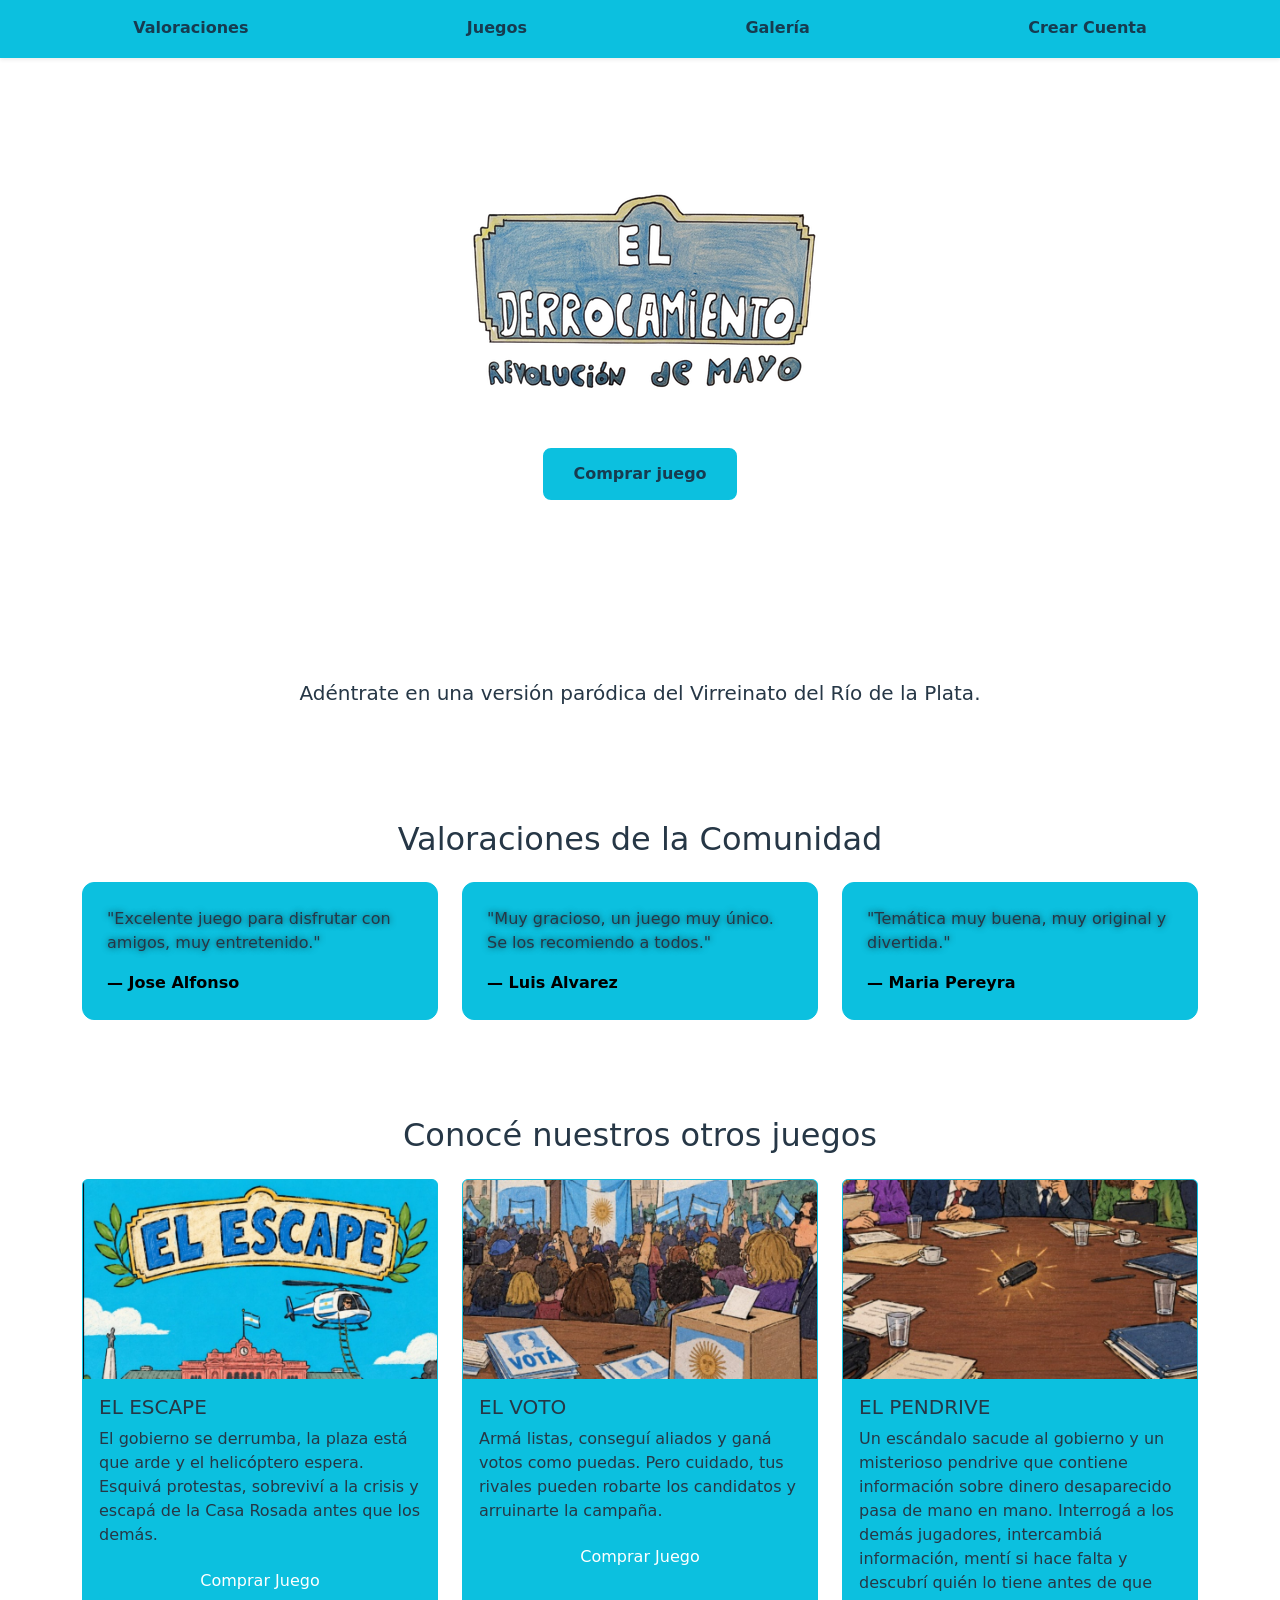
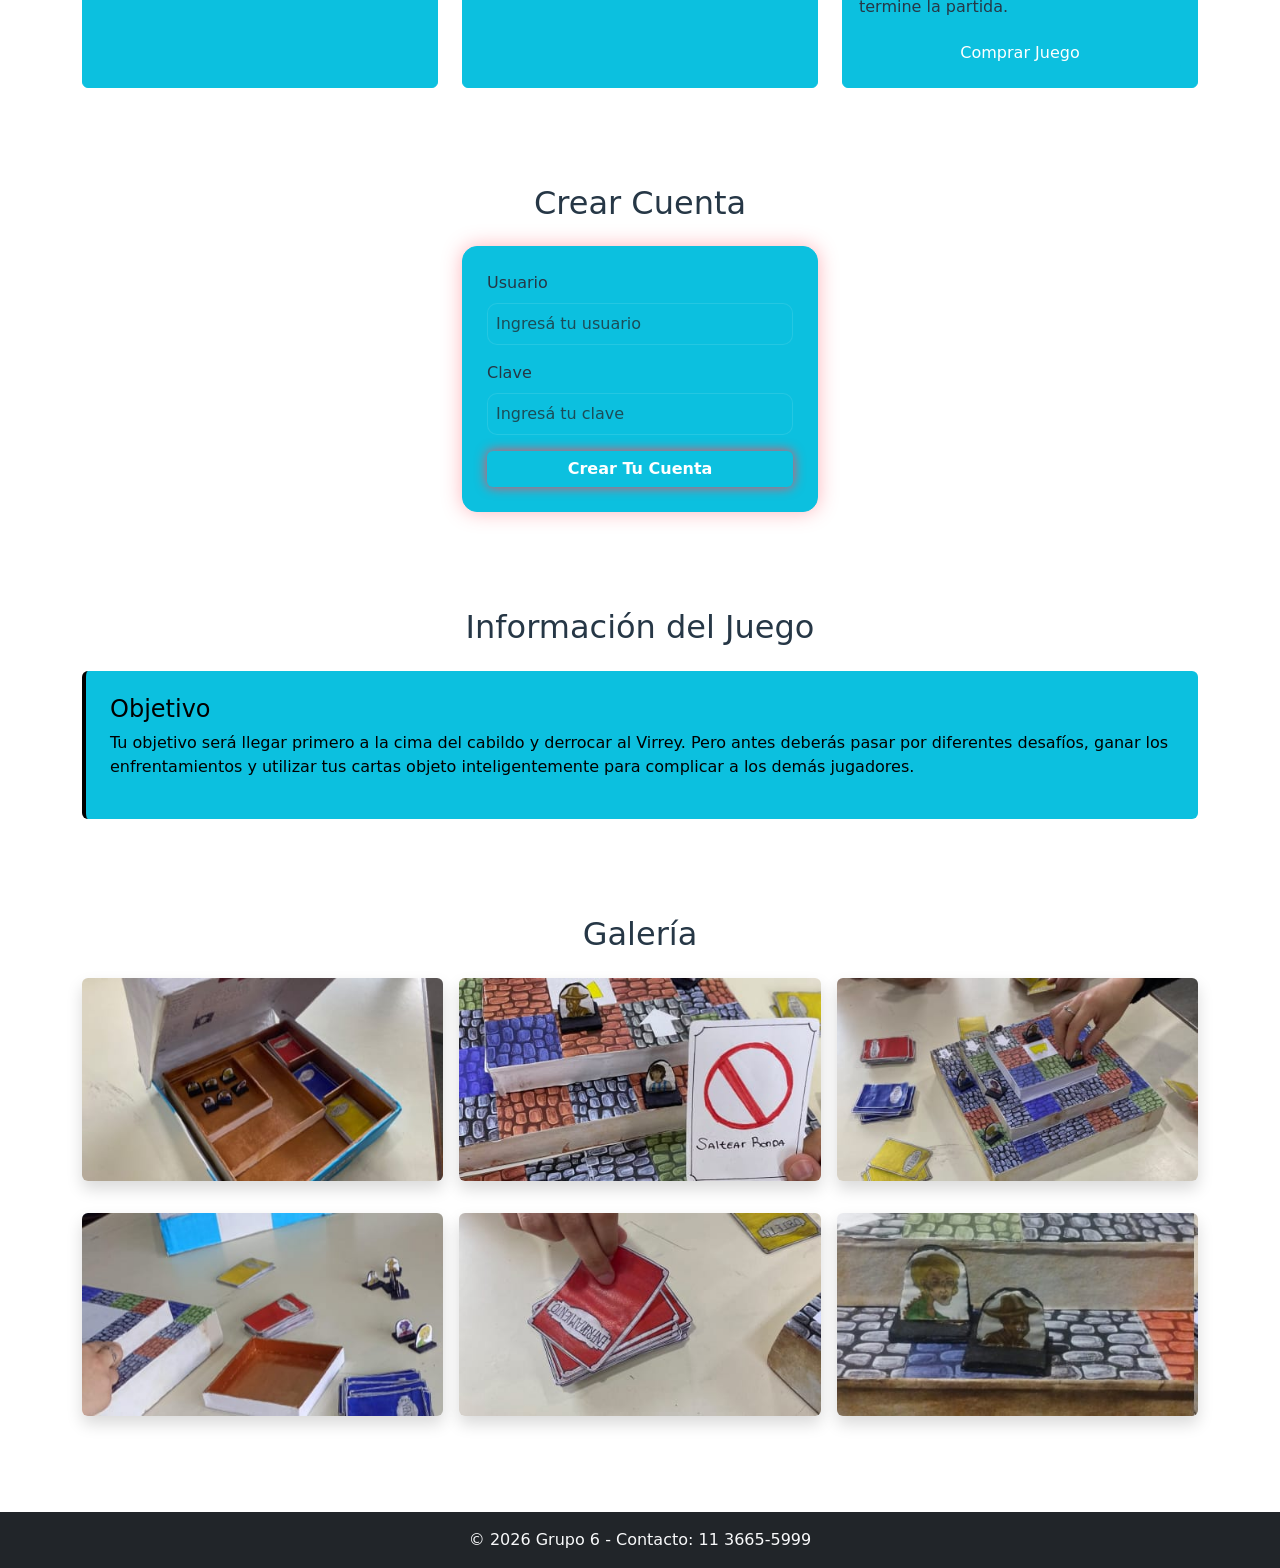
<file: index.html>
<!doctype html>
<html lang="es">
<head>
  <meta charset="utf-8" />
  <meta name="viewport" content="width=device-width, initial-scale=1" />
  <title>GameHub Solidario — Valorant</title>
  <link href="https://cdn.jsdelivr.net/npm/bootstrap@5.3.3/dist/css/bootstrap.min.css" rel="stylesheet">
  <link href="https://cdn.jsdelivr.net/npm/aos@3.0.0-beta.6/dist/aos.css" rel="stylesheet">
  <link rel="stylesheet" href="css/style.css">
  <script defer src="js/script.js"></script>
</head>
<body>

<nav class="navbar navbar-expand-lg shadow-sm fixed-top" data-aos="fade-down">
  <div class="container-fluid px-4">

    <button class="navbar-toggler" type="button"
      data-bs-toggle="collapse" data-bs-target="#navMenu"
      aria-controls="navMenu" aria-expanded="false"
      aria-label="Abrir menú">
      <span class="navbar-toggler-icon"></span>
    </button>

    <div class="collapse navbar-collapse" id="navMenu">
      <ul class="navbar-nav w-100 d-flex justify-content-around align-items-center">
        <li class="nav-item">
          <a class="nav-link" href="#testimonios">Valoraciones</a>
        </li>
        <li class="nav-item">
          <a class="nav-link" href="#torneos">Juegos</a>
        </li>
        <li class="nav-item">
          <a class="nav-link" href="#galeria">Galería</a>
        </li>
        <li class="nav-item">
          <a class="nav-link" href="#login">Crear Cuenta</a>
        </li>
      </ul>
    </div>

  </div>
</nav>

<header class="hero d-flex align-items-center justify-content-center"
        data-aos="zoom-in">
  <div class="hero-content text-center">
    <img
      src="imagenes/logo-derrocamiento.png"
      alt="El Derrocamiento - Revolución de Mayo"
      class="logo-portada img-fluid"
    >
    <div class="mt-4">
      <a href="quierocolaborar.html" class="btn btn-derrocamiento">
        Comprar juego
      </a>
    </div>
  </div>
</header>
  <section class="container py-5">
    <p class="fs-5 text-center">
Adéntrate en una versión paródica del Virreinato del Río de la Plata.
    </p>
  </section>
  <section class="container py-5" id="testimonios">
    <h2 class="mb-4 text-center">Valoraciones de la Comunidad</h2>
    <div class="row g-4">
      <div class="col-md-4" data-aos="fade-right">
        <div class="testimonio-card">
          <p>"Excelente juego para disfrutar con amigos, muy entretenido."</p>
        <span class="fw-bold">— Jose Alfonso</span>
        </div>
      </div>
      <div class="col-md-4" data-aos="fade-up">
        <div class="testimonio-card">
          <p>"Muy gracioso, un juego muy único. Se los recomiendo a todos."</p>
          <span class="fw-bold">— Luis Alvarez</span>
        </div>
      </div>
      <div class="col-md-4" data-aos="fade-left">
        <div class="testimonio-card">
          <p>"Temática muy buena, muy original y divertida."</p>
          <span class="fw-bold">— Maria Pereyra</span>
        </div>
      </div>
    </div>
  </section>
  <section class="container py-5" id="torneos">
    <h2 class="mb-4 text-center">Conocé nuestros otros juegos</h2>
    <div class="row g-4">
      <div class="col-md-4" data-aos="fade-right">
        <div class="card bg-dark text-light h-100">
          <img src="imagenes/foto1.jpeg" class="card-img-top" alt="Valorant Cup">
          <div class="card-body">
            <h5 class="card-title">EL ESCAPE</h5>
            <p class="card-text">El gobierno se derrumba, la plaza está que arde y el helicóptero espera. Esquivá protestas, sobreviví a la crisis y escapá de la Casa Rosada antes que los demás.ㅤㅤㅤㅤㅤㅤㅤㅤㅤㅤㅤㅤㅤㅤㅤㅤㅤㅤㅤㅤㅤㅤㅤㅤㅤㅤㅤㅤㅤㅤㅤㅤㅤㅤㅤㅤㅤㅤㅤㅤㅤㅤㅤㅤㅤㅤㅤㅤㅤㅤㅤㅤㅤㅤㅤㅤㅤ</p>
            <a href="quierocolaborar.html" class="btn btn-danger w-100">Comprar Juego</a>
          </div>
        </div>
      </div>
      <div class="col-md-4" data-aos="fade-up">
        <div class="card bg-dark text-light h-100">
          <img src="imagenes/foto2.jpeg" class="card-img-top" alt="Valorant Friendly">
          <div class="card-body">
            <h5 class="card-title">EL VOTO</h5>
            <p class="card-text">Armá listas, conseguí aliados y ganá votos como puedas. Pero cuidado, tus rivales pueden robarte los candidatos y arruinarte la campaña.ㅤㅤㅤㅤㅤㅤㅤㅤㅤㅤㅤㅤㅤㅤㅤㅤㅤㅤㅤㅤㅤㅤㅤㅤㅤㅤㅤㅤㅤㅤㅤㅤㅤㅤㅤㅤㅤㅤㅤㅤㅤㅤㅤㅤㅤㅤㅤㅤㅤㅤㅤㅤㅤㅤㅤㅤㅤㅤㅤㅤㅤㅤㅤㅤㅤㅤㅤㅤㅤㅤㅤ</p>
            <a href="quierocolaborar.html" class="btn btn-danger w-100">Comprar Juego</a>
          </div>
        </div>
      </div>
      <div class="col-md-4" data-aos="fade-left">
        <div class="card bg-dark text-light h-100">
          <img src="imagenes/foto3.jpeg" class="card-img-top" alt="Valorant Charity Cup">
          <div class="card-body">
            <h5 class="card-title">EL PENDRIVE</h5>
            <p class="card-text">Un escándalo sacude al gobierno y un misterioso pendrive que contiene información sobre dinero desaparecido pasa de mano en mano. Interrogá a los demás jugadores, intercambiá información, mentí si hace falta y descubrí quién lo tiene antes de que termine la partida.</p>
            <a href="quierocolaborar.html" class="btn btn-danger w-100">Comprar Juego</a>
          </div>
        </div>
      </div>
    </div>
  </section>
  <section class="container py-5" id="login">
    <h2 class="mb-4 text-center">Crear Cuenta</h2>
    <div class="row justify-content-center">
      <div class="col-md-4">
        <form class="card p-4 bg-dark" onsubmit="loginAdmin(); return false;">
          <label class="form-label">Usuario</label>
          <input type="text" id="userInput" class="form-control mb-3" placeholder="Ingresá tu usuario">
          <label class="form-label">Clave</label>
          <input type="password" id="passInput" class="form-control mb-3" placeholder="Ingresá tu clave">
          <p id="loginMsg" class="text-danger fw-bold d-none">Usuario incorrecto</p>
          <button class="btn btn-danger w-100">Crear Tu Cuenta</button>
        </form>
      </div>
    </div>
  </section>

<section class="container py-5">
  <h2 class="mb-4 text-center">Información del Juego</h2>

  <div class="p-4 rounded"
       style="background-color: #0cc0df; color: black; border-left: 4px solid black;">
    <h4 style="color: black;">Objetivo</h4>
    <p>
      Tu objetivo será llegar primero a la cima del cabildo y derrocar al Virrey.
      Pero antes deberás pasar por diferentes desafíos, ganar los enfrentamientos
      y utilizar tus cartas objeto inteligentemente para complicar a los demás jugadores.
    </p>
</section>

  <section class="container py-5 text-center" id="galeria">
    <h2 class="mb-4">Galería</h2>
    <div class="row g-3">
      <div class="col-md-4" data-aos="zoom-in"><img src="imagenes/Juego1.jpeg" class="img-fluid rounded shadow"></div>
      <div class="col-md-4" data-aos="zoom-in"><img src="imagenes/Juego2.jpeg" class="img-fluid rounded shadow"></div>
      <div class="col-md-4" data-aos="zoom-in"><img src="imagenes/Juego3.jpeg" class="img-fluid rounded shadow"></div>
    </div>
    <div class="row g-3 mt-3">
      <div class="col-md-4" data-aos="zoom-in"><img src="imagenes/Juego4.jpeg" class="img-fluid rounded shadow"></div>
      <div class="col-md-4" data-aos="zoom-in"><img src="imagenes/Juego5.jpeg" class="img-fluid rounded shadow"></div>
      <div class="col-md-4" data-aos="zoom-in"><img src="imagenes/Juego6.jpeg" class="img-fluid rounded shadow"></div>
    </div>
  </section>
  <footer class="bg-dark text-light text-center p-3 mt-5">
    <p class="mb-0">© 2026 Grupo 6 - Contacto: 11 3665-5999</p>
  </footer>
  <script src="https://cdn.jsdelivr.net/npm/bootstrap@5.3.3/dist/js/bootstrap.bundle.min.js"></script>
  <script src="https://cdn.jsdelivr.net/npm/aos@3.0.0-beta.6/dist/aos.js"></script>
  <script>
    AOS.init({
      duration: 900,
      once: true
    });
  </script>
</body>
</html>
</file>
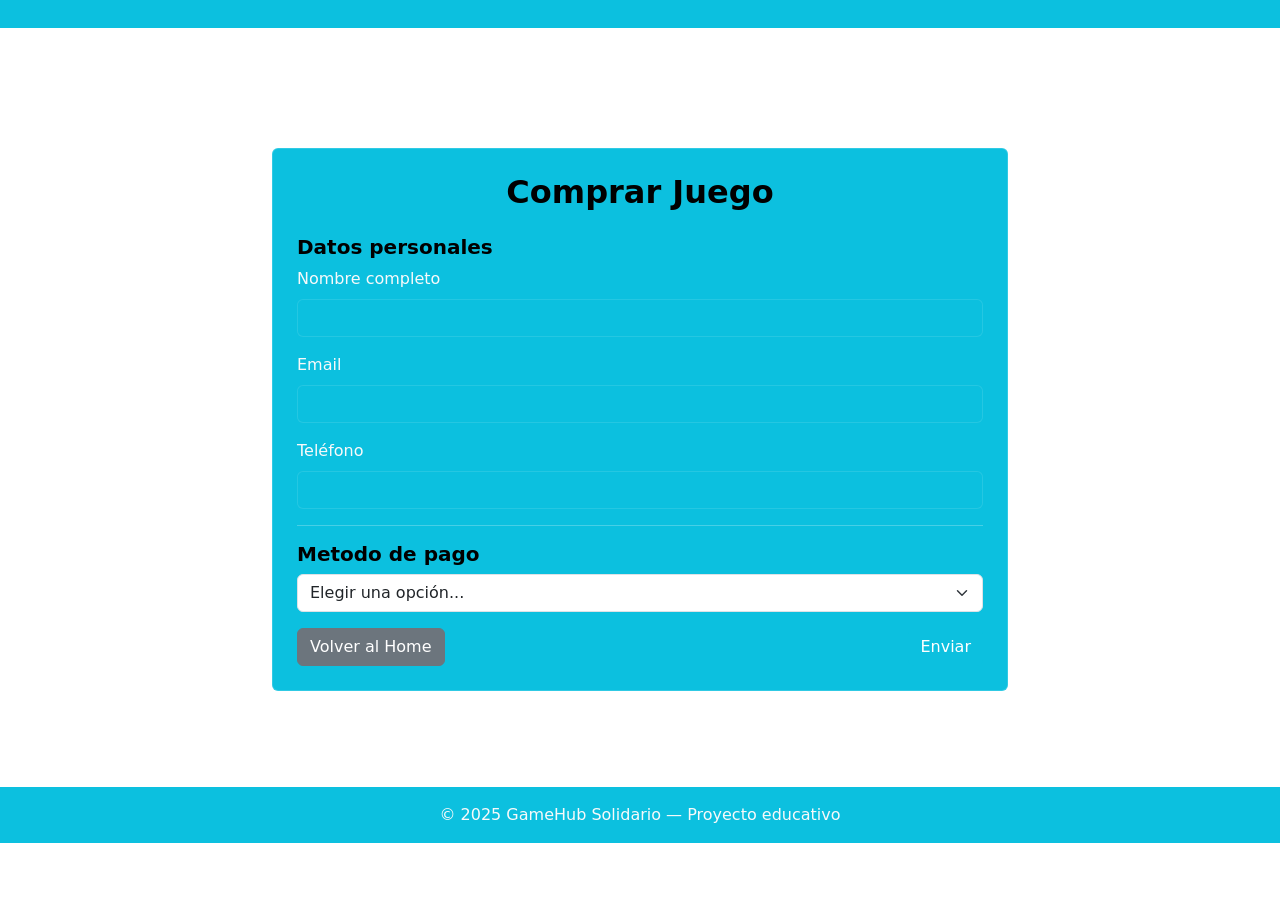
<file: quierocolaborar.html>
<!DOCTYPE html>
<html lang="es">
<head>
  <meta charset="UTF-8">
  <meta name="viewport" content="width=device-width, initial-scale=1.0">
  <title>Quiero Colaborar — GameHub Solidario</title>
  <link href="https://cdn.jsdelivr.net/npm/bootstrap@5.3.3/dist/css/bootstrap.min.css" rel="stylesheet">
  <link rel="stylesheet" href="css/style.css">
</head>
<body>
<nav class="navbar navbar-expand-lg navbar-dark fixed-top">
  <div class="container">
    <a class="navbar-brand fw-bold text-danger" href="index.html"></a>
</nav>
<section class="container py-5" style="margin-top: 100px;">
  <div class="row justify-content-center">
    <div class="col-lg-8">
      <div class="card p-4" style="backdrop-filter: blur(8px); border:1px solid rgba(255,255,255,0.15);">
        
<h2 class="text-center texto-derrocamiento fw-bold mb-4">
  Comprar Juego
</h2>
        <form>
          <h5 class="text-danger fw-bold">Datos personales</h5>
          <div class="mb-3">
            <label class="form-label text-light">Nombre completo</label>
            <input type="text" class="form-control" required>
          </div>
          <div class="mb-3">
            <label class="form-label text-light">Email</label>
            <input type="email" class="form-control" required>
          </div>
          <div class="mb-3">
            <label class="form-label text-light">Teléfono</label>
            <input type="tel" class="form-control">
          </div>
          <hr class="text-light">
          <h5 class="text-danger fw-bold">Metodo de pago</h5>
          <select id="tipoColaboracion" class="form-select mb-3">
            <option value="" selected disabled>Elegir una opción...</option>
            <option value="dinero">Elegi tu metodo de pago</option>
          </select>
          <div id="seccionDinero" style="display:none;">
            <h6 class="fw-bold text-warning">Donación económica</h6>
            <div class="mb-3">
              <label class="form-label text-light">Tipo de aporte</label>
              <select class="form-select">
                <option>Único</option>
                <option>Mensual</option>
              </select>
            </div>
            <div class="mb-3">
              <label class="form-label text-light">Medio de pago</label>
              <select class="form-select">
                <option>MercadoPago</option>
                <option>Transferencia bancaria</option>
                <option>Criptomonedas</option>
              </select>
            </div>
            <hr class="text-light">
          </div>
          <div id="seccionTrabajo" style="display:none;">
            <h6 class="fw-bold text-warning">Voluntariado</h6>
            <div class="mb-3">
              <label class="form-label text-light">Rol deseado</label>
              <input type="text" class="form-control" placeholder="Ej: moderador, caster, organizador...">
            </div>
            <div class="mb-3">
              <label class="form-label text-light">Disponibilidad</label>
              <input type="text" class="form-control" placeholder="Ej: tardes, fines de semana...">
            </div>
            <div class="mb-3">
              <label class="form-label text-light">Zona</label>
              <input type="text" class="form-control" placeholder="Ej: Argentina, Chile, etc.">
            </div>
            <div class="mb-3">
              <label class="form-label text-light">Juego / plataforma preferida</label>
              <input type="text" class="form-control" placeholder="Valorant, LoL, CSGO...">
            </div>
            <hr class="text-light">
          </div>
          <div id="seccionDifusion" style="display:none;">
            <h6 class="fw-bold text-warning">Difusión</h6>
            <div class="mb-3">
              <label class="form-label text-light">Redes donde difundirás</label>
              <input type="text" class="form-control" placeholder="Ej: Instagram, TikTok, Twitter...">
            </div>
            <div class="mb-3">
              <label class="form-label text-light">Frecuencia</label>
              <select class="form-select">
                <option>Una vez</option>
                <option>Varias veces por semana</option>
                <option>A diario</option>
              </select>
            </div>
            <div class="mb-3">
              <label class="form-label text-light">Kit de prensa</label>
              <a href="#" class="btn btn-outline-danger w-100">Descargar kit</a>
            </div>
            <hr class="text-light">
          </div>
          <div class="d-flex justify-content-between">
            <a href="index.html" class="btn btn-secondary">Volver al Home</a>
            <button type="submit" class="btn btn-danger">Enviar</button>
          </div>
        </form>
      </div>
    </div>
  </div>
</section>
<footer class="text-center text-light py-3 mt-5">
  <p class="mb-0">© 2025 GameHub Solidario — Proyecto educativo</p>
</footer>
<script src="https://cdn.jsdelivr.net/npm/bootstrap@5.3.3/dist/js/bootstrap.bundle.min.js"></script>
<script src="js/script.js"></script>
</body>
</html>
</file>
<file: css/style.css>
:root {
  --accent: #0cc0df;
  --dark: #ffffff;
  --dark2: #0cc0df;
  --text: #263746;
  --muted: #647987;
  --card: #ffffff;
}

body {
  background: white;
  color: var(--text);
  font-family: 'Segoe UI', system-ui, sans-serif;
  margin: 0;
  padding: 0;
  position: relative;
}

body::before {
  content: "";
  position: fixed;
  top: 0;
  left: 0;
  width: 100%;
  height: 100%;
  background: rgba(0, 0, 0, 0.55);
  backdrop-filter: blur(2px);
  z-index: -1;
}

/* Barra superior celeste */
.navbar {
  background: #0cc0df !important;
  backdrop-filter: blur(6px);
  border-bottom: 2px solid #0cc0df;
}

/* Texto y enlaces de la barra */
.navbar .navbar-brand,
.navbar .nav-link {
  color: #173b50 !important;
  font-weight: 600;
}

.navbar .nav-link:hover {
  color: #ffffff !important;
  transition: color 0.25s ease;
}

/* Botón del menú para celulares */
.navbar .navbar-toggler {
  border-color: #173b50;
}

.navbar .navbar-toggler-icon {
  filter: brightness(0.3);
}

.hero{
  position:relative;
  text-shadow:0 0 8px rgba(0,0,0,0.8);
}

.card{
  background:linear-gradient(180deg, rgba(255,255,255,0.03), rgba(0,0,0,0.25));
  border:1px solid rgba(255,255,255,0.05);
  transition: transform .25s, box-shadow .25s;
}

.card:hover{
  transform: translateY(-6px);
  box-shadow:0 0 18px rgba(255,70,85,0.25);
}

.btn-danger{
  background:var(--accent)!important;
  border:none;
}

#login .card{
  background: rgba(255, 255, 255, 0.05);
  border: 1px solid rgba(255, 70, 85, 0.5);
  backdrop-filter: blur(10px);
  border-radius: 15px;
  padding: 2rem;
  box-shadow: 0 0 20px rgba(255, 70, 85, 0.4);
  transition: 0.3s ease-in-out;
}

#login .card:hover {
  transform: translateY(-5px);
  box-shadow: 0 0 25px rgba(255, 70, 85, 0.6);
}

#login input {
  background: rgba(255,255,255,0.05);
  border: 1px solid rgba(255,255,255,0.2);
  color: #fff;
  border-radius: 10px;
  padding: 0.5rem;
  outline: none;
  transition: 0.3s;
}

#login input:focus {
  border: 1px solid #ff4655;
  box-shadow: 0 0 8px #ff4655;
  background: rgba(255,255,255,0.1);
}

#login button {
  background: linear-gradient(90deg, #ff4655, #ff80a0);
  border: none;
  color: #fff;
  font-weight: 600;
  box-shadow: 0 0 12px #ff4655;
  transition: 0.3s;
}

#login button:hover {
  box-shadow: 0 0 20px #ff4655, 0 0 40px #ff80a0;
  transform: translateY(-2px);
}

input {
  background:var(--dark2)!important;
  color:var(--text)!important;
  border:1px solid rgba(255,255,255,0.1)!important;
}

input:focus {
  border-color:var(--accent)!important;
  box-shadow:0 0 6px rgba(255,70,85,0.4)!important;
}

footer{
  background:#000!important;
}

.testimonio-card {
  background: rgba(0, 0, 0, 0.55);
  border: 1px solid rgba(255, 70, 85, 0.35);
  padding: 1.5rem;
  border-radius: 12px;
  backdrop-filter: blur(6px);
  text-shadow: 0 0 6px rgba(0,0,0,0.7);
  color: var(--text);
  transition: transform .25s, box-shadow .25s;
}

.testimonio-card:hover {
  transform: translateY(-5px);
  box-shadow: 0 0 18px rgba(255, 70, 85, 0.3);
}
.admin-panel .card {
  backdrop-filter: blur(6px);
  border: 1px solid rgba(255,255,255,0.05);
}

.logo-navbar {
  height: 65px;
  width: auto;
  max-width: 280px;
  object-fit: contain;
  transition: transform 0.3s ease;
}

.logo-navbar:hover {
  transform: scale(1.04);
}

body {
  background: white !important;
  background-image: none !important;
  color: #263746 !important;
}

/* Eliminar la capa oscura de Valorant */
body::before {
  content: none !important;
  display: none !important;
}

/* Texto oscuro para que se lea sobre el blanco */
section,
main,
.hero {
  color: #263746;
  text-shadow: none;
}

/* Tarjetas claras */
.card,
.testimonio-card,
#login .card {
  background: #0cc0df !important;
  color: #263746 !important;
  border: 1px solid #0cc0df;
}

/* Pie de página claro */
footer {
  background: #0cc0df !important;
  color: #173b50 !important;
}


/* Portada de El Derrocamiento */
.hero {
  min-height: 70vh;
  padding: 120px 20px 60px;
  background: white;
  color: #173b50;
  text-shadow: none;
}

.hero-content {
  max-width: 850px;
  margin: 0 auto;
}

.hero-subtitle {
  color: #0cc0df;
  font-weight: 700;
  letter-spacing: 3px;
  text-transform: uppercase;
}

.hero h1 {
  color: #173b50;
  text-shadow: 2px 2px 0 #0cc0df;
  margin-bottom: 20px;
}

.hero .lead {
  color: #526b7a;
  font-size: 1.25rem;
}

.btn-derrocamiento {
  background: #0cc0df;
  color: #173b50;
  border: 2px solid #0cc0df;
  padding: 12px 28px;
  font-weight: 700;
  border-radius: 8px;
  transition: 0.3s ease;
}

.btn-derrocamiento:hover {
  background: #0cc0df;
  color: white;
  transform: translateY(-3px);
}
/* Nombres de las valoraciones de la comunidad */
.testimonio-card span {
  color: #0cc0df !important;
  text-shadow: none;
}

/* Textos celestes en Quiero Colaborar */
.texto-derrocamiento {
  color: #0cc0df !important;
}

/* Botones y bordes adaptados al celeste */
.btn-outline-danger {
  color: #173b50 !important;
  border-color: #0cc0df !important;
}

.btn-outline-danger:hover {
  background-color: #0cc0df !important;
  color: black !important;
}


/* Nombres de las valoraciones de la comunidad */
.testimonio-card span {
  color: black !important;
  text-shadow: none;
}

/* Textos de la página Quiero Colaborar */
.texto-derrocamiento {
  color: black !important;
}

/* Botón Descargar kit */
.btn-outline-danger {
  color: black !important;
  border-color: black !important;
}

.btn-outline-danger:hover {
  background-color: #0cc0df !important;
  color: black !important;
}


/* Títulos y subtítulos de Quiero Colaborar */
#datosPersonales,
#metodoPago,
#datosPersonales h2,
#datosPersonales h3,
#metodoPago h2,
#metodoPago h3,
.texto-derrocamiento {
  color: black !important;
}

/* Encabezados de formularios y secciones */
#formColaborar legend,
#formColaborar label,
#formColaborar h4,
#formColaborar h5 {
  color: black !important;
}


/* Títulos de Comprar Juego en negro */
form h5.text-danger {
  color: black !important;
}

/* También los subtítulos del formulario */
form h6.text-warning {
  color: black !important;
}
</file>
